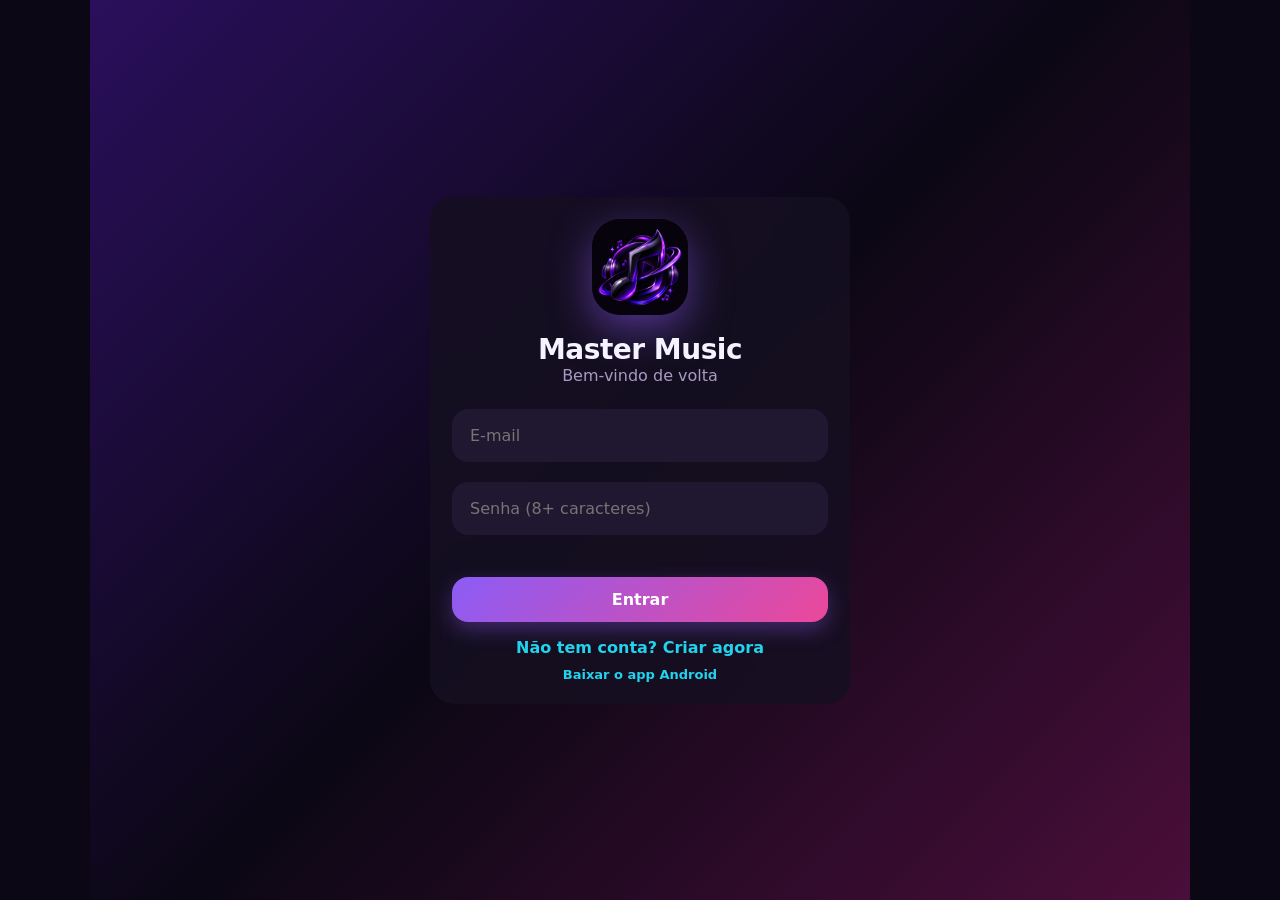
<file: index.html>
<!doctype html>
<html lang="pt-BR">
<head>
<meta charset="utf-8">
<script>(function(){var m=location.pathname.match(/^\/[^/]+\//);var b=/github\.io$/.test(location.hostname)&&m?m[0]:"/";document.write('<base href="'+b+'">');})();</script>
<meta name="viewport" content="width=device-width, initial-scale=1, viewport-fit=cover">
<meta name="theme-color" content="#0B0714">
<title>Master Music</title>
<meta name="description" content="Master Music — player de música moderno, gratuito e seguro. App Android e site conectados à mesma conta.">
<link rel="icon" type="image/png" href="img/favicon.png">
<link rel="apple-touch-icon" href="img/logo-192.png">
<link rel="manifest" href="manifest.webmanifest">
<link rel="stylesheet" href="style.css">
</head>
<body>
<div id="app">
  <aside id="side" hidden></aside>
  <main id="main"><div id="view" tabindex="-1"><p style="padding:24px;text-align:center;color:#A79BC4">Carregando Master Music…</p></div></main>
</div>
<div id="player" hidden></div>
<nav id="tabs" hidden></nav>
<div id="toast" role="status" aria-live="polite"></div>
<audio id="audio" preload="none"></audio>
<noscript><p style="padding:24px">Ative o JavaScript para usar o Master Music.</p></noscript>
<script>(function(){function show(m){var v=document.getElementById("view");if(v&&/Carregando/.test(v.textContent))v.innerHTML="<p style=\"padding:24px\">Erro ao carregar: "+String(m).replace(/</g,"&lt;")+"</p>"}window.addEventListener("error",function(e){show(e.message)});window.addEventListener("unhandledrejection",function(e){show(e.reason&&e.reason.message||e.reason)})})()</script>
<script src="lite.js?v=2"></script>
<script src="app.js?v=2"></script>

</body>
</html>
</file>
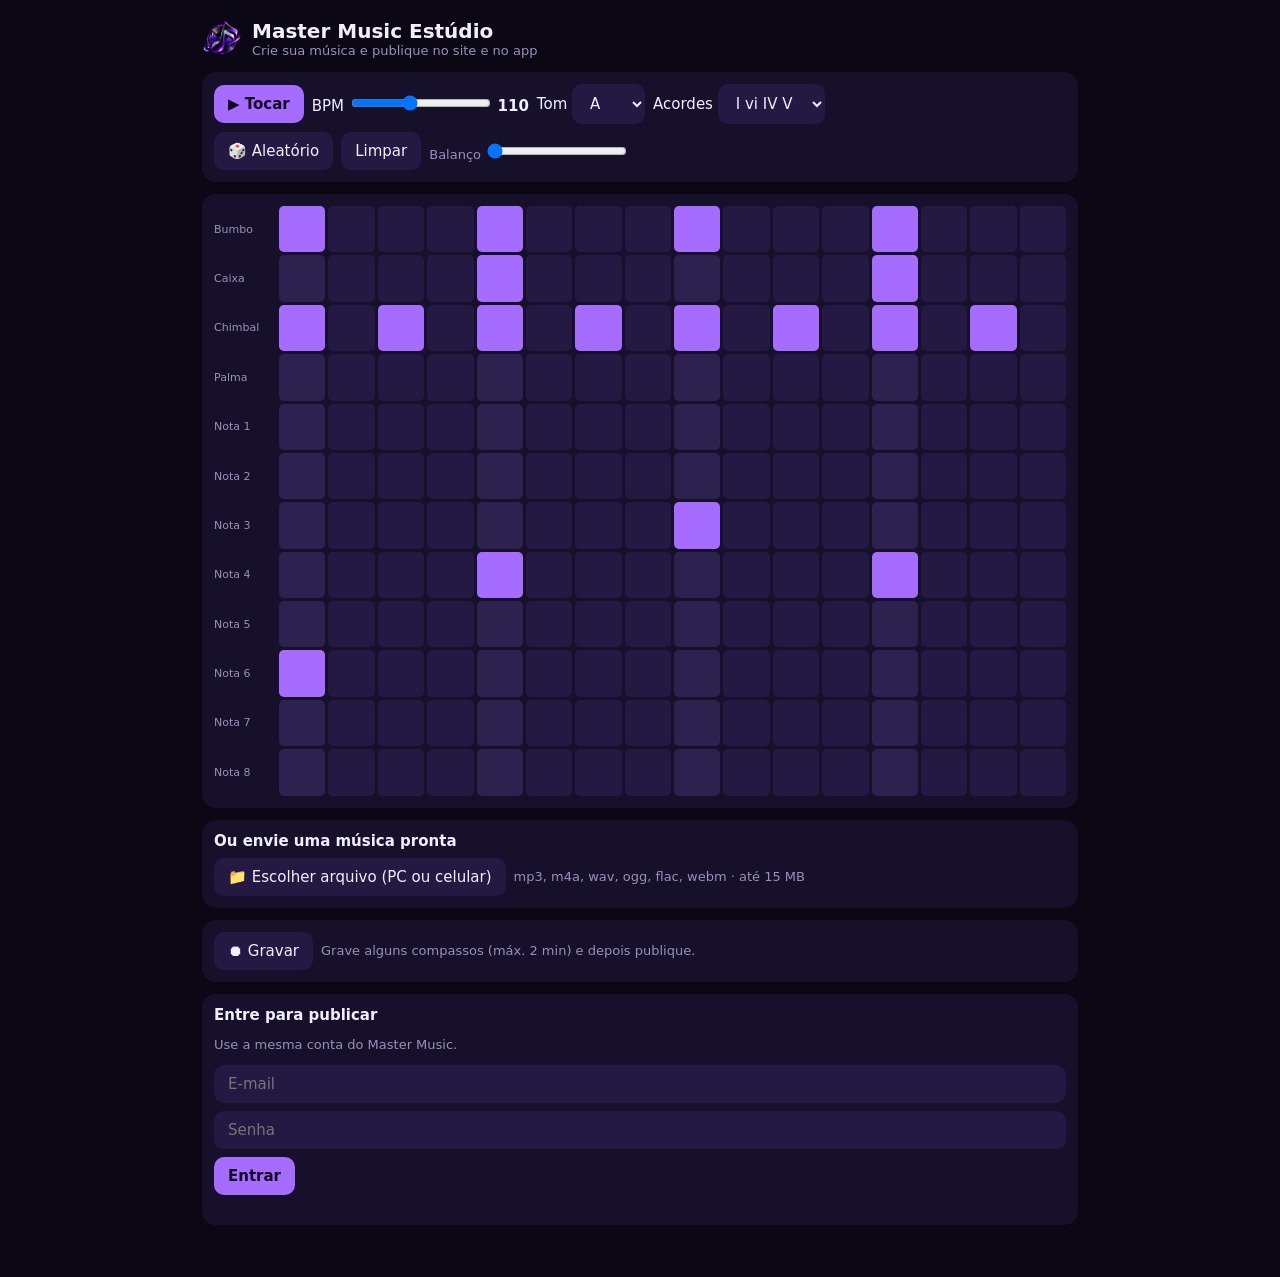
<file: studio/index.html>
<!doctype html>
<html lang="pt-BR"><head><meta charset="utf-8"><meta name="viewport" content="width=device-width,initial-scale=1,viewport-fit=cover">
<title>Master Music Estúdio</title><meta name="theme-color" content="#0B0714">
<link rel="manifest" href="manifest.webmanifest"><link rel="icon" href="favicon.png"><link rel="apple-touch-icon" href="icon-192.png">
<style>
:root{--bg:#0B0714;--c:#17102B;--c2:#241942;--p:#A66BFF;--t:#F3EEFF;--m:#9A8FB8;--ok:#5CE1A0}
*{box-sizing:border-box}body{margin:0;background:var(--bg);color:var(--t);font:15px system-ui,sans-serif;padding:12px 12px 40px;max-width:900px;margin:auto}
header{display:flex;align-items:center;gap:10px;margin:6px 0 14px}header img{width:40px;height:40px}h1{font-size:20px;margin:0}
.card{background:var(--c);border-radius:14px;padding:12px;margin-bottom:12px}
.row{display:flex;gap:8px;align-items:center;flex-wrap:wrap}
button,select,input{font:inherit;color:var(--t);background:var(--c2);border:0;border-radius:10px;padding:10px 14px}
button{cursor:pointer}button.pr{background:var(--p);color:#10061f;font-weight:700}button:disabled{opacity:.5}
input[type=text],input[type=email],input[type=password]{width:100%;margin-bottom:8px}
.grid{display:grid;grid-template-columns:62px repeat(16,1fr);gap:3px;align-items:center}
.grid span{font-size:11px;color:var(--m);overflow:hidden}
.c{aspect-ratio:1;border-radius:5px;background:var(--c2);border:0;padding:0;min-height:20px}
.c.g4{background:#2d2150}.c.on{background:var(--p)}.c.cur{outline:2px solid #fff}
.m{color:var(--m);font-size:13px}.err{color:#ff7b8a;font-size:13px;min-height:18px}
input[type=range]{padding:0;width:140px}label.k{display:flex;gap:6px;align-items:flex-start;font-size:13px;color:var(--m);margin:8px 0}
label.k input{margin-top:2px}.rec{background:#c0264a!important}
a{color:var(--p)}
</style></head><body>
<header><img src="icon-192.png" alt=""><div><h1>Master Music Estúdio</h1><div class="m">Crie sua música e publique no site e no app</div></div></header>

<div class="card"><div class="row">
<button id="play" class="pr">▶ Tocar</button>
<label>BPM <input id="bpm" type="range" min="60" max="180" value="110"> <b id="bv">110</b></label>
<label>Tom <select id="key"></select></label>
<label>Acordes <select id="prog"><option value="0,0,0,0">I I I I</option><option value="0,5,3,4" selected>I vi IV V</option><option value="0,3,4,3">I IV V IV</option><option value="5,3,0,4">vi IV I V</option></select></label>
</div><div class="row" style="margin-top:8px"><button id="rnd">🎲 Aleatório</button><button id="clr">Limpar</button><label class="m">Balanço <input id="sw" type="range" min="0" max="40" value="0"></label></div></div>

<div class="card"><div id="grid" class="grid"></div></div>

<div class="card"><b>Ou envie uma música pronta</b>
<div class="row" style="margin-top:8px"><button id="imp">📁 Escolher arquivo (PC ou celular)</button><input id="imf" type="file" accept="audio/*,.mp3,.m4a,.aac,.wav,.ogg,.flac,.webm" hidden><span id="is" class="m">mp3, m4a, wav, ogg, flac, webm · até 15 MB</span></div></div>

<div class="card">
<div class="row"><button id="rec">⏺ Gravar</button><span id="rs" class="m">Grave alguns compassos (máx. 2 min) e depois publique.</span></div>
<audio id="pv" controls style="width:100%;margin-top:10px;display:none"></audio>
</div>

<div class="card" id="pub" style="display:none">
<b>Publicar</b>
<input id="tt" type="text" maxlength="80" placeholder="Título da música" style="margin-top:8px">
<input id="ta" type="text" maxlength="60" placeholder="Seu nome artístico">
<label class="k"><input id="rt" type="checkbox"> Esta música é minha (feita aqui) e autorizo publicá-la no Master Music.</label>
<div class="row"><button id="pb" class="pr">Publicar</button><a href="../comunidade">Ver Comunidade</a></div><div id="pe" class="err"></div>
</div>

<div class="card" id="lg" style="display:none">
<b>Entre para publicar</b><p class="m">Use a mesma conta do Master Music.</p>
<input id="em" type="email" placeholder="E-mail" autocomplete="username"><input id="pw" type="password" placeholder="Senha" autocomplete="current-password">
<button id="li" class="pr">Entrar</button><div id="le" class="err"></div>
</div>

<script src="../lite.js?v=2"></script>
<script>
const URL_='https://jpoxxjjmxntwjdmgcypi.supabase.co',KEY_='sb_publishable__21zkEoebAUtpDQsF-Eizg_fc1YSfbX';
const sb=window.MMLite(URL_,KEY_);const $=s=>document.querySelector(s);
const N=16,NOTES=['C','C#','D','D#','E','F','F#','G','G#','A','A#','B'];
const PENT=[12,9,7,4,2,0,-3,-5]; // intervalos pentatônicos (do agudo ao grave)
const DR=['Bumbo','Caixa','Chimbal','Palma'];
const st={d:DR.map(()=>Array(N).fill(0)),m:PENT.map(()=>Array(N).fill(0))};
st.d[0]=st.d[0].map((_,i)=>i%4==0?1:0);st.d[2]=st.d[2].map((_,i)=>i%2==0?1:0);st.d[1][4]=st.d[1][12]=1;
st.m[5][0]=st.m[3][4]=st.m[2][8]=st.m[3][12]=1;
NOTES.forEach((n,i)=>{const o=document.createElement('option');o.value=i;o.textContent=n;if(i==9)o.selected=true;$('#key').appendChild(o)});
const g=$('#grid');
function build(){g.innerHTML='';
 const add=(lbl,arr,r,kind)=>{const s=document.createElement('span');s.textContent=lbl;g.appendChild(s);
  for(let i=0;i<N;i++){const b=document.createElement('button');b.className='c'+(i%4==0?' g4':'')+(arr[i]?' on':'');b.dataset.k=kind;b.dataset.r=r;b.dataset.i=i;b.setAttribute('aria-label',lbl+' '+(i+1));g.appendChild(b)}};
 DR.forEach((n,r)=>add(n,st.d[r],r,'d'));
 PENT.forEach((p,r)=>add('Nota '+(r+1),st.m[r],r,'m'));}
build();
g.addEventListener('click',e=>{const b=e.target.closest('.c');if(!b)return;const a=st[b.dataset.k][+b.dataset.r],i=+b.dataset.i;a[i]=a[i]?0:1;b.classList.toggle('on',!!a[i]);
 if(a[i]){ensure();if(b.dataset.k=='d')drum(+b.dataset.r,ctx.currentTime);else tone(+b.dataset.r,ctx.currentTime,.25)}});
let ctx,master,dest,rec,chunks=[],timer=null,step=0,next=0,playing=false,mime='';
function ensure(){if(ctx)return;ctx=new (window.AudioContext||window.webkitAudioContext)();
 master=ctx.createGain();master.gain.value=.8;const comp=ctx.createDynamicsCompressor();master.connect(comp);comp.connect(ctx.destination);dest=ctx.createMediaStreamDestination();comp.connect(dest);
 const len=ctx.sampleRate*.5,nb=ctx.createBuffer(1,len,ctx.sampleRate),d=nb.getChannelData(0);for(let i=0;i<len;i++)d[i]=Math.random()*2-1;window.noise=nb}
function env(gn,t,a,dur,v){gn.gain.setValueAtTime(0,t);gn.gain.linearRampToValueAtTime(v,t+a);gn.gain.exponentialRampToValueAtTime(.001,t+dur)}
function drum(r,t){
 if(r==0){const o=ctx.createOscillator(),gn=ctx.createGain();o.frequency.setValueAtTime(150,t);o.frequency.exponentialRampToValueAtTime(40,t+.12);env(gn,t,.002,.35,1);o.connect(gn).connect(master);o.start(t);o.stop(t+.4)}
 else{const s=ctx.createBufferSource(),f=ctx.createBiquadFilter(),gn=ctx.createGain();s.buffer=noise;
  if(r==2){f.type='highpass';f.frequency.value=7000;env(gn,t,.001,.06,.35)}
  else if(r==1){f.type='bandpass';f.frequency.value=1800;env(gn,t,.001,.18,.8);const o=ctx.createOscillator(),og=ctx.createGain();o.frequency.value=190;env(og,t,.001,.1,.5);o.connect(og).connect(master);o.start(t);o.stop(t+.15)}
  else{f.type='bandpass';f.frequency.value=1200;env(gn,t,.001,.14,.7)}
  s.connect(f).connect(gn).connect(master);s.start(t);s.stop(t+.3)}}
const freq=(semi)=>440*Math.pow(2,(semi-9)/12);
function root(){return +$('#key').value}
function tone(r,t,dur){const o=ctx.createOscillator(),gn=ctx.createGain();o.type='triangle';o.frequency.value=freq(root()+12+PENT[r]+chordRoot(step));env(gn,t,.01,dur+.15,.35);o.connect(gn).connect(master);o.start(t);o.stop(t+dur+.2)}
const MAJ=[0,2,4,5,7,9,11];
function chordRoot(s){const p=$('#prog').value.split(',').map(Number);return MAJ[p[Math.floor(s/4)%4]]}
function bass(t,s,dur){const o=ctx.createOscillator(),gn=ctx.createGain();o.type='sawtooth';const f=ctx.createBiquadFilter();f.type='lowpass';f.frequency.value=400;o.frequency.value=freq(root()-12+chordRoot(s));env(gn,t,.01,dur,.4);o.connect(f).connect(gn).connect(master);o.start(t);o.stop(t+dur+.05)}
function sched(){const bpm=+$('#bpm').value,sd=60/bpm/4;
 while(next<ctx.currentTime+.15){const sw=(step%2?+$('#sw').value/100*sd:0),t=next+sw;
  DR.forEach((_,r)=>{if(st.d[r][step])drum(r,t)});
  PENT.forEach((_,r)=>{if(st.m[r][step])tone(r,t,sd*2)});
  if(step%4==0||(step%4==2&&st.d[0][step]))bass(t,step,sd*3);
  const at=(next-ctx.currentTime)*1000;const s=step;setTimeout(()=>mark(s),Math.max(0,at));
  next+=sd;step=(step+1)%N}}
function mark(s){document.querySelectorAll('.cur').forEach(x=>x.classList.remove('cur'));if(!playing)return;document.querySelectorAll('.c[data-i="'+s+'"]').forEach(x=>x.classList.add('cur'))}
async function start(){ensure();await ctx.resume();step=0;next=ctx.currentTime+.05;playing=true;timer=setInterval(sched,25);$('#play').textContent='■ Parar'}
function stop(){playing=false;clearInterval(timer);mark(-1);$('#play').textContent='▶ Tocar'}
$('#play').onclick=()=>playing?stop():start();
$('#bpm').oninput=e=>$('#bv').textContent=e.target.value;
$('#clr').onclick=()=>{st.d.forEach(a=>a.fill(0));st.m.forEach(a=>a.fill(0));build()};
$('#rnd').onclick=()=>{st.d[0]=st.d[0].map((_,i)=>i%4==0||Math.random()<.1?1:0);st.d[1]=st.d[1].map((_,i)=>i%8==4?1:Math.random()<.08?1:0);st.d[2]=st.d[2].map((_,i)=>i%2==0?1:Math.random()<.3?1:0);st.d[3]=st.d[3].map(()=>Math.random()<.1?1:0);
 st.m.forEach(a=>a.fill(0));let r=5;for(let i=0;i<N;i++){if(Math.random()<.55){r=Math.max(0,Math.min(7,r+Math.floor(Math.random()*5)-2));st.m[r][i]=1}}build()};
// gravação
const MAXS=120;let rt=null,t0=0,blob=null,recDur=0;
$('#rec').onclick=async()=>{
 if(rec&&rec.state=='recording'){rec.stop();return}
 ensure();await ctx.resume();
 mime=['audio/webm;codecs=opus','audio/webm','audio/mp4'].find(m=>window.MediaRecorder&&MediaRecorder.isTypeSupported(m))||'';
 if(!window.MediaRecorder){$('#rs').textContent='Seu navegador não suporta gravação. Use o Chrome.';return}
 chunks=[];rec=new MediaRecorder(dest.stream,mime?{mimeType:mime,audioBitsPerSecond:128000}:undefined);
 rec.ondataavailable=e=>{if(e.data.size)chunks.push(e.data)};
 rec.onstop=()=>{clearInterval(rt);stop();recDur=Math.round((Date.now()-t0)/1000);blob=new Blob(chunks,{type:(rec.mimeType||mime||'audio/webm').split(';')[0]});
  const pv=$('#pv');pv.src=URL.createObjectURL(blob);pv.style.display='block';$('#rec').textContent='⏺ Gravar de novo';$('#rec').classList.remove('rec');
  $('#rs').textContent='Pronto! '+recDur+'s · '+(blob.size/1048576).toFixed(1)+' MB';$('#pub').style.display='block';gate()};
 rec.start(1000);t0=Date.now();$('#rec').textContent='■ Parar gravação';$('#rec').classList.add('rec');if(!playing)start();
 rt=setInterval(()=>{const s=Math.round((Date.now()-t0)/1000);$('#rs').textContent='Gravando… '+s+'s';if(s>=MAXS)rec.stop()},500)};
const EXT={'audio/mpeg':'mp3','audio/mp4':'m4a','audio/aac':'aac','audio/wav':'wav','audio/ogg':'ogg','audio/flac':'flac','audio/webm':'webm'};
const BYEXT={mp3:'audio/mpeg',m4a:'audio/mp4',aac:'audio/aac',wav:'audio/wav',ogg:'audio/ogg',flac:'audio/flac',webm:'audio/webm'};
$('#imp').onclick=()=>$('#imf').click();
$('#imf').onchange=async e=>{const f=e.target.files[0];if(!f)return;const x=(f.name.split('.').pop()||'').toLowerCase(),mt=BYEXT[x];const is=$('#is');
 if(!mt){is.textContent='Formato não aceito. Use mp3, m4a, wav, ogg, flac ou webm.';return}
 if(f.size>15*1048576){is.textContent='O arquivo passa de 15 MB.';return}
 if(f.size<2000){is.textContent='Arquivo muito pequeno ou vazio.';return}
 blob=new Blob([f],{type:mt});const url=URL.createObjectURL(blob);
 const d=await new Promise(r=>{const a=new Audio();a.preload='metadata';a.onloadedmetadata=()=>r(a.duration);a.onerror=()=>r(-1);a.src=url});
 if(d<0||isNaN(d)){is.textContent='Não consegui ler esse áudio. O arquivo parece inválido.';blob=null;return}
 recDur=isFinite(d)?Math.round(d):0;
 if(recDur&&(recDur<3||recDur>3600)){is.textContent='A duração deve ficar entre 3 s e 60 min.';blob=null;return}
 const pv=$('#pv');pv.src=url;pv.style.display='block';$('#tt').value=$('#tt').value||f.name.replace(/\.[^.]+$/,'').replace(/[_-]+/g,' ').trim().slice(0,80);
 is.textContent='✓ '+f.name+' · '+(f.size/1048576).toFixed(1)+' MB'+(recDur?' · '+Math.floor(recDur/60)+':'+String(recDur%60).padStart(2,'0'):'')+' · verificado';
 $('#pub').style.display='block';gate()};
// login/publicação
let user=null;
async function gate(){const {data}=await sb.auth.getSession();user=data.session&&data.session.user;$('#lg').style.display=user?'none':'block';$('#pb').disabled=!user}
$('#li').onclick=async()=>{$('#le').textContent='';const {error}=await sb.auth.signInWithPassword({email:$('#em').value.trim(),password:$('#pw').value});if(error)$('#le').textContent='E-mail ou senha incorretos.';else gate()};
$('#pb').onclick=async()=>{
 const e=$('#pe');e.textContent='';const title=$('#tt').value.trim(),artist=$('#ta').value.trim();
 if(!blob||!title||!artist){e.textContent='Preencha título e nome artístico.';return}
 if(!$('#rt').checked){e.textContent='Confirme que a música é sua.';return}
 if(blob.size>15*1048576){e.textContent='Passou de 15 MB. Grave um trecho menor.';return}
 if(!user){e.textContent='Entre primeiro.';return}
 $('#pb').disabled=true;$('#pb').textContent='Publicando…';
 const ext=EXT[blob.type]||'webm',path=user.id+'/'+Date.now().toString(36)+Math.random().toString(36).slice(2,6)+'.'+ext;
 const up=await sb.upload('mm-tracks',path,blob,blob.type);
 if(up.error){e.textContent='Não foi possível enviar o áudio. Tente de novo.';$('#pb').disabled=false;$('#pb').textContent='Publicar';return}
 const r=await sb.from('mm_published').insert({title,artist,path,cover:null,duration:recDur});
 if(r.error){sb.remove('mm-tracks',path);e.textContent='Não foi possível publicar. Tente de novo.';$('#pb').disabled=false;$('#pb').textContent='Publicar';return}
 $('#pe').style.color='var(--ok)';e.textContent='Publicada! Já aparece na Comunidade do site e do app.';$('#pb').textContent='Publicada ✓'};
gate();
if('serviceWorker' in navigator){/* PWA instalável via manifest */}
</script></body></html>
</file>
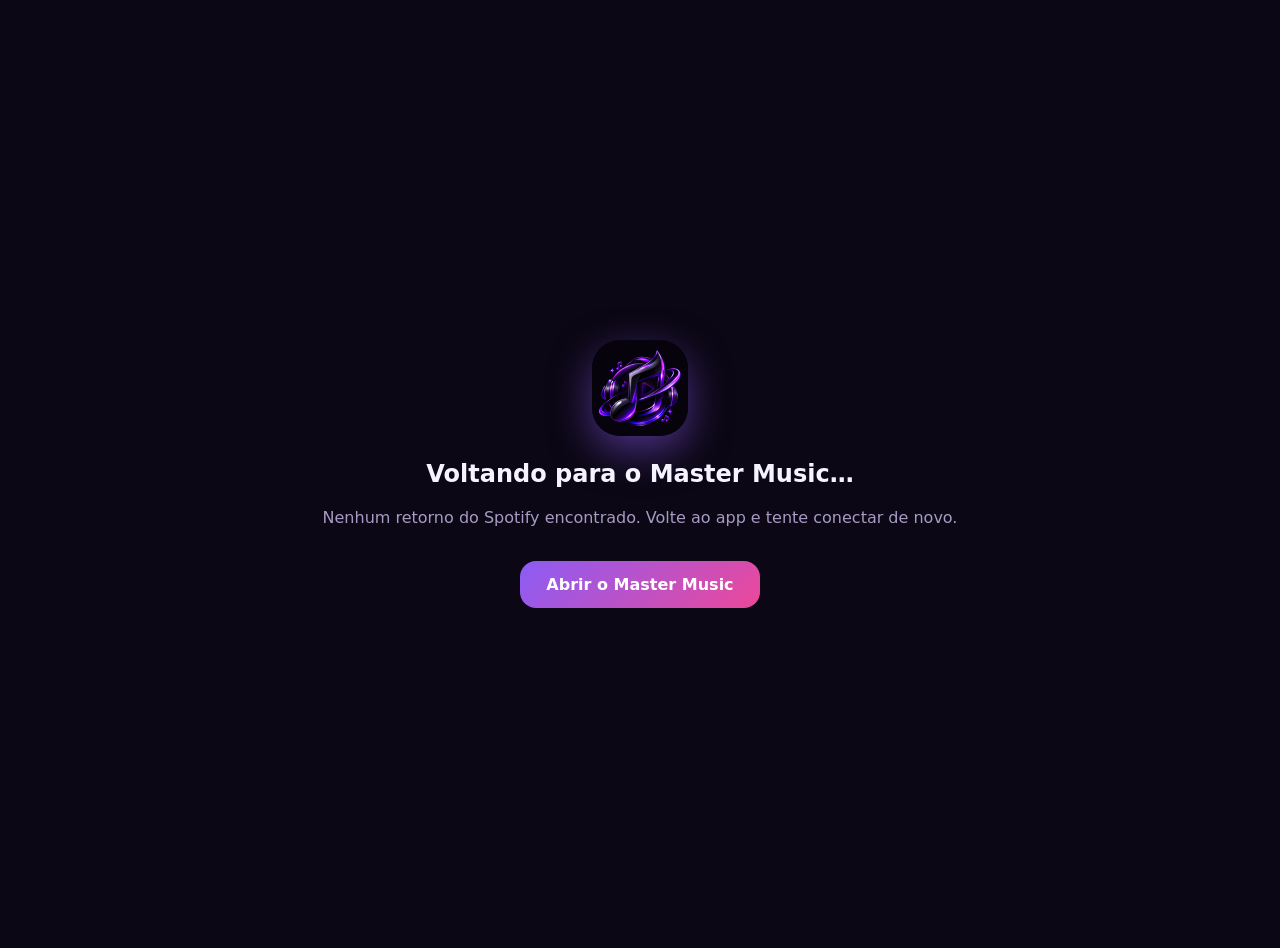
<file: spotify-callback.html>
<!doctype html>
<html lang="pt-BR">
<head>
<meta charset="utf-8">
<meta name="viewport" content="width=device-width, initial-scale=1">
<meta name="robots" content="noindex">
<link rel="icon" type="image/png" href="img/favicon.png">
<title>Voltando para o Master Music…</title>
<style>
body{margin:0;min-height:100vh;display:grid;place-items:center;background:#0B0714;color:#F5F3FF;font-family:system-ui,sans-serif;text-align:center;padding:24px}
img{width:96px;height:96px;border-radius:28px;box-shadow:0 14px 40px rgba(139,92,246,.5)}
a{display:inline-block;margin-top:18px;padding:14px 26px;border-radius:16px;background:linear-gradient(135deg,#8B5CF6,#EC4899);color:#fff;font-weight:800;text-decoration:none}
p{color:#A79BC4}
</style>
</head>
<body>
<div>
  <img src="img/logo-192.png" alt="Master Music">
  <h2>Voltando para o Master Music…</h2>
  <p id="m">Se o app não abrir sozinho, toque no botão.</p>
  <a id="open" href="#">Abrir o Master Music</a>
</div>
<script>
(function () {
  var q = location.search || '';
  var intent = 'intent://spotify-callback' + q + '#Intent;scheme=mastermusic;package=com.mastermusic.master_music;end';
  var custom = 'mastermusic://spotify-callback' + q;
  var android = /Android/i.test(navigator.userAgent);
  var btn = document.getElementById('open');
  btn.href = android ? intent : custom;
  if (!q || q.indexOf('code=') < 0) { document.getElementById('m').textContent = 'Nenhum retorno do Spotify encontrado. Volte ao app e tente conectar de novo.'; }
  else { setTimeout(function () { location.href = android ? intent : custom; }, 200); }
})();
</script>
</body>
</html>
</file>
<file: style.css>
:root{--bg:#0B0714;--s1:#161022;--s2:#1F1830;--violet:#8B5CF6;--pink:#EC4899;--cyan:#22D3EE;--text:#F5F3FF;--muted:#A79BC4;--grad:linear-gradient(135deg,#8B5CF6,#EC4899);--r:20px;--nav:64px;--bar:76px}
*{box-sizing:border-box;margin:0;-webkit-tap-highlight-color:transparent}
html,body{background:var(--bg);color:var(--text);font-family:system-ui,-apple-system,"Segoe UI",Roboto,sans-serif;min-height:100%}
body{overflow-x:hidden}
a{color:inherit;text-decoration:none}
button{font:inherit;color:inherit;background:none;border:0;cursor:pointer}
input{font:inherit;color:inherit}
h1{font-size:28px;font-weight:900;letter-spacing:-.5px}h2{font-size:20px;font-weight:800;margin:26px 0 12px}
.muted{color:var(--muted)}.small{font-size:13px}.center{text-align:center}
#app{display:grid;grid-template-columns:240px 1fr;min-height:100vh}
#side{position:sticky;top:0;height:100vh;padding:20px 14px;background:var(--s1);display:flex;flex-direction:column;gap:6px;border-right:1px solid var(--s2)}
#side .brand{display:flex;align-items:center;gap:12px;font-weight:900;font-size:19px;padding:6px 10px 18px}
#side .brand img{width:44px;height:44px;border-radius:12px}
.nl{display:flex;align-items:center;gap:12px;padding:12px 14px;border-radius:14px;color:var(--muted);font-weight:700;transition:.2s}
.nl:hover{background:var(--s2);color:var(--text)}.nl.on{background:rgba(139,92,246,.28);color:var(--text)}
.nl svg{width:22px;height:22px;fill:currentColor}
#main{min-width:0;padding:24px 28px calc(var(--bar) + 40px)}
#view{max-width:1100px;margin:0 auto;animation:in .35s ease both;outline:0}
@keyframes in{from{opacity:0;transform:translateY(14px)}to{opacity:1;transform:none}}
#tabs{position:fixed;left:0;right:0;bottom:0;height:var(--nav);display:none;background:var(--s1);border-top:1px solid var(--s2);z-index:30;padding-bottom:env(safe-area-inset-bottom)}
#tabs a{flex:1;display:flex;flex-direction:column;align-items:center;justify-content:center;gap:2px;font-size:11px;font-weight:700;color:var(--muted)}
#tabs a.on{color:var(--text)}#tabs svg{width:24px;height:24px;fill:currentColor}
#player{position:fixed;left:240px;right:0;bottom:0;height:var(--bar);background:rgba(31,24,48,.94);backdrop-filter:blur(18px);border-top:1px solid #2c2342;z-index:20;display:grid;grid-template-columns:1fr 1.2fr 1fr;align-items:center;gap:14px;padding:0 18px}
#player[hidden],#side[hidden],#tabs[hidden]{display:none!important}
.pi{display:flex;align-items:center;gap:12px;min-width:0}.pi img,.pi .ph{width:52px;height:52px;border-radius:12px;object-fit:cover;flex:none}
.pi b,.pi span{display:block;white-space:nowrap;overflow:hidden;text-overflow:ellipsis}
.pc{display:flex;flex-direction:column;align-items:center;gap:6px}.pb{display:flex;align-items:center;gap:6px}
.ib{width:40px;height:40px;border-radius:50%;display:grid;place-items:center;color:var(--muted);transition:.15s}.ib:hover{color:var(--text);background:rgba(255,255,255,.06)}.ib.on{color:var(--pink)}
.ib svg{width:24px;height:24px;fill:currentColor}
.play{width:46px;height:46px;border-radius:50%;background:var(--grad);display:grid;place-items:center;box-shadow:0 8px 20px rgba(236,72,153,.4)}.play svg{width:26px;height:26px;fill:#fff}
.seek{display:flex;align-items:center;gap:10px;width:100%;font-size:12px;color:var(--muted)}
input[type=range]{-webkit-appearance:none;appearance:none;flex:1;height:5px;border-radius:5px;background:var(--s2);outline:0}
input[type=range]::-webkit-slider-thumb{-webkit-appearance:none;width:14px;height:14px;border-radius:50%;background:#fff}
input[type=range]::-moz-range-thumb{width:14px;height:14px;border:0;border-radius:50%;background:#fff}
.pr{display:flex;justify-content:flex-end;align-items:center;gap:6px}.pr input{max-width:110px;flex:none}
.hero{padding:26px;border-radius:28px;background:linear-gradient(135deg,#5B21B6,#BE185D);display:flex;justify-content:space-between;align-items:center;gap:16px;box-shadow:0 14px 34px rgba(139,92,246,.35);margin-bottom:8px}
.hero img{width:96px;height:96px;border-radius:24px;box-shadow:0 10px 26px rgba(0,0,0,.4)}
.btn{display:inline-flex;align-items:center;justify-content:center;gap:8px;padding:13px 22px;border-radius:16px;font-weight:800;background:var(--grad);color:#fff;box-shadow:0 8px 20px rgba(139,92,246,.35);transition:.15s}.btn:hover{transform:translateY(-1px)}.btn:disabled{opacity:.55;cursor:default;transform:none}
.btn.alt{background:var(--s2);box-shadow:none;color:var(--text)}.btn.white{background:#fff;color:#000;box-shadow:none}
.chips{display:flex;gap:8px;overflow-x:auto;padding:4px 0 10px;scrollbar-width:none}.chip{flex:none;padding:9px 16px;border-radius:20px;background:var(--s1);font-weight:700;font-size:14px;color:var(--muted)}.chip.on{background:rgba(139,92,246,.45);color:var(--text)}
.grid{display:grid;grid-template-columns:repeat(auto-fill,minmax(160px,1fr));gap:18px}
.card{cursor:pointer;transition:.2s}.card:hover{transform:translateY(-4px)}
.card img,.card .ph{width:100%;aspect-ratio:1;border-radius:20px;object-fit:cover;box-shadow:0 10px 22px rgba(0,0,0,.45)}
.ph{background:var(--grad);display:grid;place-items:center}.ph svg{width:40%;fill:rgba(255,255,255,.8)}
.card b{display:block;margin-top:10px;white-space:nowrap;overflow:hidden;text-overflow:ellipsis}.card span{color:var(--muted);font-size:13px}
.row{display:flex;align-items:center;gap:14px;padding:8px 10px;border-radius:16px;cursor:pointer;transition:.15s}.row:hover{background:var(--s1)}.row.cur b{color:var(--pink)}
.row img,.row .ph{width:52px;height:52px;border-radius:12px;object-fit:cover;flex:none}.row .t{flex:1;min-width:0}.row .t b,.row .t span{display:block;white-space:nowrap;overflow:hidden;text-overflow:ellipsis}.row .t span{color:var(--muted);font-size:13px}
.box{background:var(--s1);border-radius:24px;padding:22px}
.field{display:block;width:100%;padding:15px 16px;margin:6px 0;border-radius:16px;border:2px solid transparent;background:var(--s2);outline:0}.field:focus{border-color:var(--violet)}
.auth{min-height:100vh;display:grid;place-items:center;padding:24px;background:linear-gradient(135deg,#2A0F5C,var(--bg),#4A0E3A)}
.auth .box{width:100%;max-width:420px;background:rgba(22,16,34,.85);backdrop-filter:blur(16px);text-align:center}
.auth .logo{width:96px;height:96px;border-radius:28px;box-shadow:0 14px 40px rgba(139,92,246,.5);margin-bottom:14px}
.auth form{display:flex;flex-direction:column;gap:8px;margin-top:18px;text-align:left}
.err{color:var(--pink);font-size:14px;min-height:20px}.ok{color:var(--cyan)}
.code{letter-spacing:14px;text-align:center;font-size:30px;font-weight:800}
.link{color:var(--cyan);font-weight:700}
.tabs2{display:flex;gap:8px;margin:16px 0}.tabs2 a{padding:10px 18px;border-radius:20px;background:var(--s1);font-weight:700;color:var(--muted)}.tabs2 a.on{background:rgba(139,92,246,.45);color:var(--text)}
.entry{background:var(--s1);border-radius:24px;padding:20px;margin-bottom:14px;border:1px solid var(--s2)}.entry.cur{border-color:rgba(139,92,246,.6)}
.tag{display:inline-block;padding:5px 12px;border-radius:20px;background:var(--grad);font-weight:800;font-size:13px}
.entry h4{margin:12px 0 4px;font-size:18px}.entry li{margin:4px 0 4px 20px;line-height:1.4}.entry strong.a{color:var(--cyan)}.entry strong.i{color:var(--violet)}.entry strong.f{color:var(--pink)}
.now{display:grid;grid-template-columns:minmax(240px,380px) 1fr;gap:34px;align-items:start}
.now img,.now .ph{width:100%;aspect-ratio:1;border-radius:28px;object-fit:cover;box-shadow:0 20px 50px rgba(139,92,246,.4)}
.lyr{max-height:60vh;overflow:auto;padding-right:8px}.lyr p{font-size:20px;font-weight:800;line-height:1.7;color:rgba(167,155,196,.55);transition:.25s}.lyr p.on{color:var(--text);font-size:25px}
.skel{height:52px;border-radius:14px;background:linear-gradient(90deg,var(--s1),var(--s2),var(--s1));background-size:200% 100%;animation:sh 1.2s infinite;margin-bottom:10px}@keyframes sh{to{background-position:-200% 0}}
#toast{position:fixed;left:50%;bottom:calc(var(--bar) + 20px);transform:translate(-50%,30px);background:var(--s2);padding:12px 20px;border-radius:16px;opacity:0;pointer-events:none;transition:.3s;z-index:50;max-width:90vw}#toast.on{opacity:1;transform:translate(-50%,0)}
.dl{display:grid;grid-template-columns:1fr 1fr;gap:30px;align-items:center}.dl img{width:100%;max-width:340px;border-radius:40px;justify-self:center;box-shadow:0 20px 60px rgba(139,92,246,.5)}
.hide{display:none!important}
@media(max-width:899px){
 #app{grid-template-columns:1fr}#side{display:none!important}#tabs:not([hidden]){display:flex}
 #main{padding:18px 16px calc(var(--bar) + var(--nav) + 30px)}
 #player{left:0;bottom:var(--nav);grid-template-columns:1fr auto;height:70px;padding:0 12px}
 #player .pc .seek,#player .pr,#player .hm{display:none}#player .pc{flex-direction:row}
 .hero{flex-direction:column;align-items:flex-start}.hero img{display:none}
 .now,.dl{grid-template-columns:1fr}.grid{grid-template-columns:repeat(auto-fill,minmax(140px,1fr));gap:14px}
 #toast{bottom:calc(var(--bar) + var(--nav) + 20px)}
}
@media(prefers-reduced-motion:reduce){*{animation:none!important;transition:none!important}}

.lite *,.lite *::before,.lite *::after{animation:none!important;transition:none!important;backdrop-filter:none!important}
</file>
